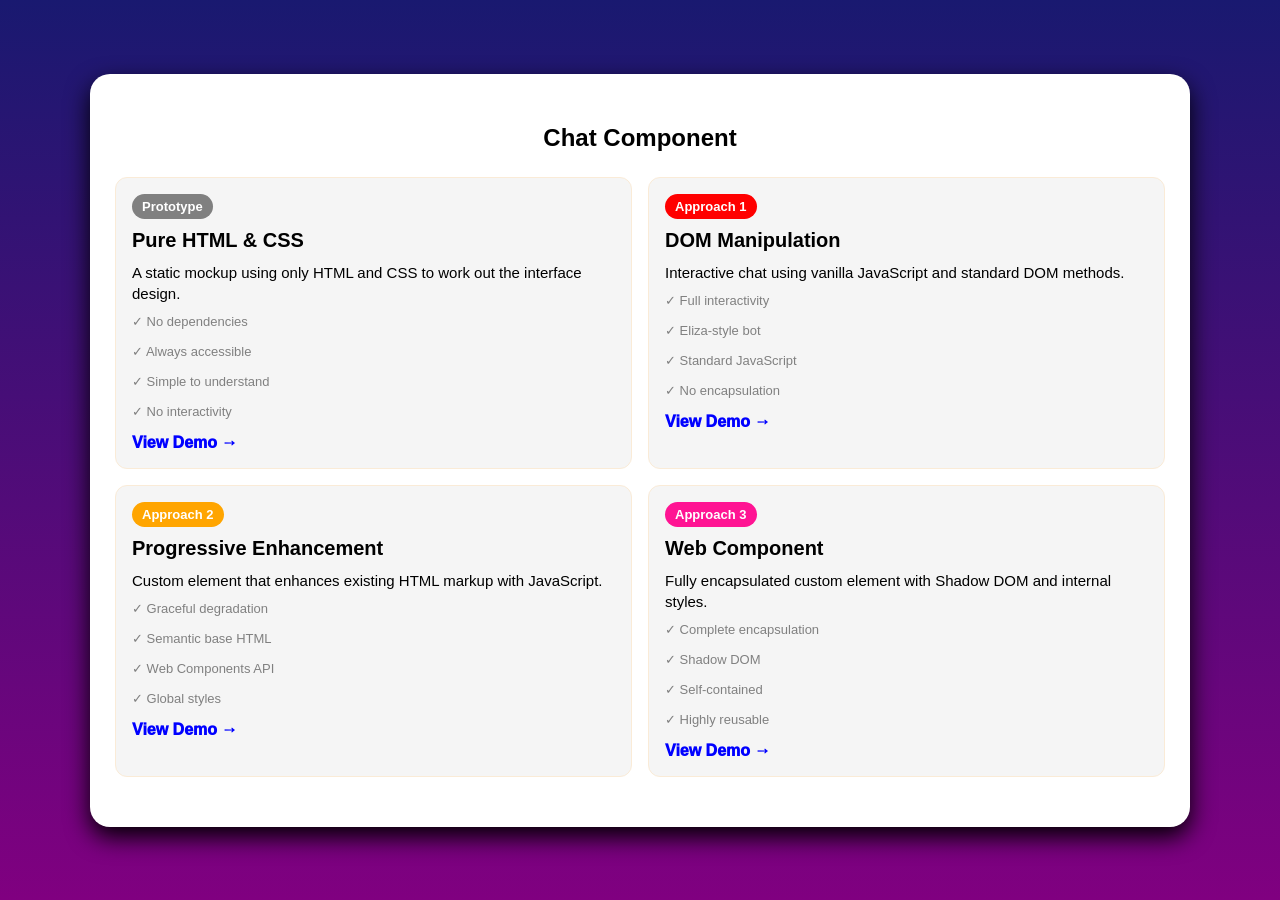
<file: index.html>
<!DOCTYPE html>
<html lang="en">
<head>
    <meta charset="UTF-8" />
    <meta name="viewport" content="width=device-width, initial-scale=1.0" />
    <title>Chat Component</title>
    <link rel="stylesheet" href="styles.css" />
</head>
<body>

<!-- I have divitis. I am sorry it is just the way I code! I can't think another way unless needed too !-->

<div class="main-container">
    <h1>Chat Component</h1>

    <div class="card-grid">

        <!-- Pure HTML & CSS -->
        <div class="card">
            <span class="badge" style="background-color: grey">Prototype</span>
            <h2>Pure HTML & CSS</h2>
            <p>
                A static mockup using only HTML and CSS to work out the interface design.
            </p>
            <ul>
                <li>&check; No dependencies</li>
                <li>&check; Always accessible</li>
                <li>&check; Simple to understand</li>
                <li>&check; No interactivity</li>
            </ul>
            <a href="chat-prototype-html-css/index.html" class="demo-link">View Demo →</a>
        </div>

        <!-- DOM Manipulation-->
        <div class="card">
            <span class="badge" style="background-color: red">Approach 1</span>
            <h2>DOM Manipulation</h2>
            <p>
                Interactive chat using vanilla JavaScript and standard DOM methods.
            </p>
            <ul>
                <li>&check; Full interactivity</li>
                <li>&check; Eliza-style bot</li>
                <li>&check; Standard JavaScript</li>
                <li>&check; No encapsulation</li>
            </ul>
            <a href="chat-dom/index.html" class="demo-link">View Demo →</a>
        </div>

        <!-- Progressive Enhancement-->
        <div class="card">
            <span class="badge" style="background-color: orange">Approach 2</span>
            <h2>Progressive Enhancement</h2>
            <p>
                Custom element that enhances existing HTML markup with JavaScript.
            </p>
            <ul>
                <li>&check; Graceful degradation</li>
                <li>&check; Semantic base HTML</li>
                <li>&check; Web Components API</li>
                <li>&check; Global styles</li>
            </ul>
            <a href="chat-webcomponent-pe/index.html" class="demo-link">View Demo →</a>
        </div>

        <!-- Web Component-->
        <div class="card">
            <span class="badge" style="background-color: deeppink">Approach 3</span>
            <h2>Web Component</h2>
            <p>
                Fully encapsulated custom element with Shadow DOM and internal styles.
            </p>
            <ul>
                <li>&check; Complete encapsulation</li>
                <li>&check; Shadow DOM</li>
                <li>&check; Self-contained</li>
                <li>&check; Highly reusable</li>
            </ul>
            <a href="chat-webcomponent-gd/index.html" class="demo-link">View Demo →</a>
        </div>
    </div>
</div>
</body>
</html>
</file>
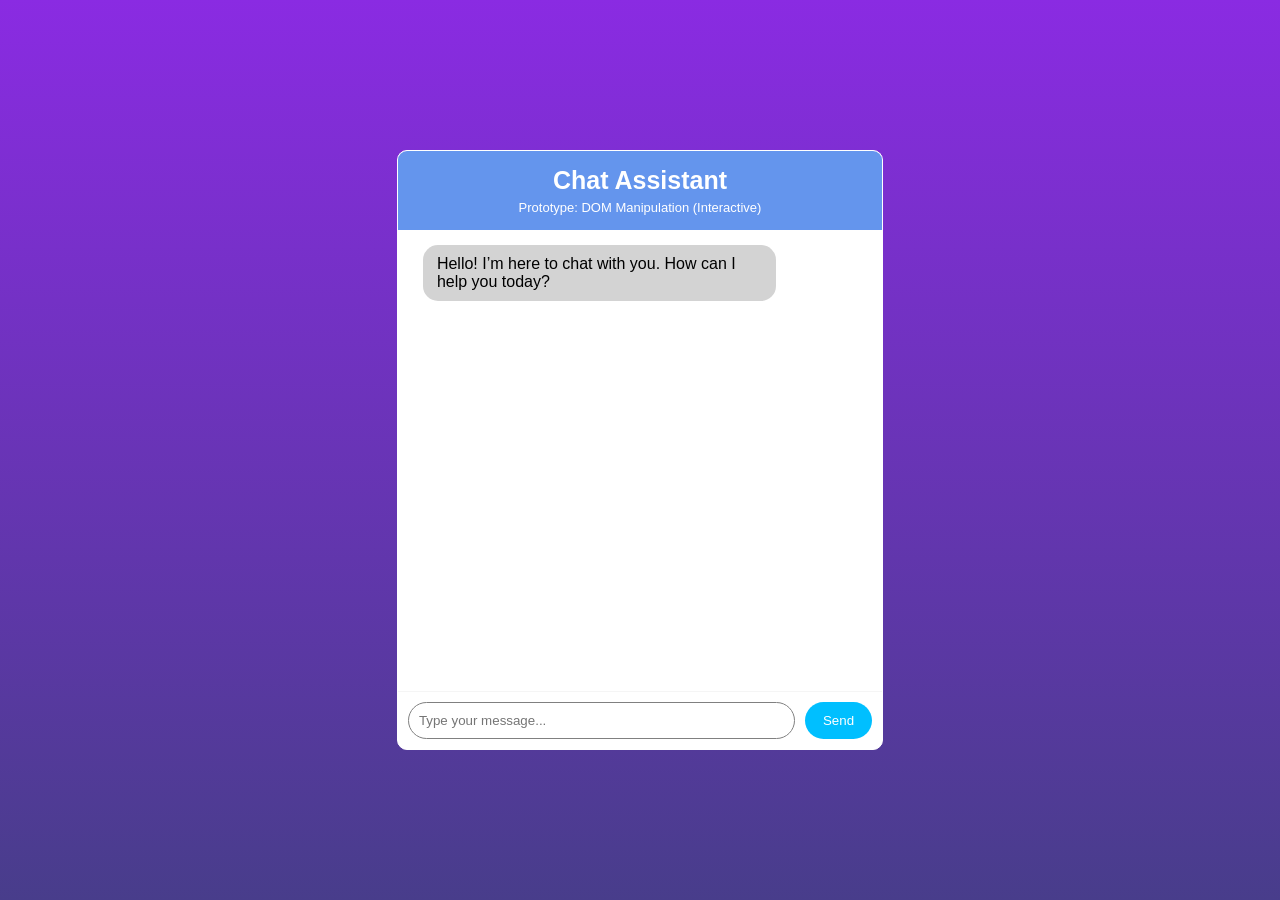
<file: chat-dom/index.html>
<!DOCTYPE html>
<html lang="en">
<head>
    <meta charset="UTF-8" />
    <meta name="viewport" content="width=device-width, initial-scale=1.0" />
    <title>Chat Assistant - DOM Manipulation</title>
    <link rel="stylesheet" href="styles.css" />
</head>
<body>
<main class="chat-container">
    <header class="chat-header">
        <h1>Chat Assistant</h1>
        <p>Prototype: DOM Manipulation (Interactive)</p>
    </header>

    <section id="messages" class="chat-messages"></section>

    <form id="chat-form" class="chat-input-area">
        <input type="text" id="user-input" placeholder="Type your message..." autocomplete="off" required/>
        <button type="submit">Send</button>
    </form>
</main>

<script src="eliza.js"></script>
<script type="module" src="script.js"></script>
</body>
</html>
</file>
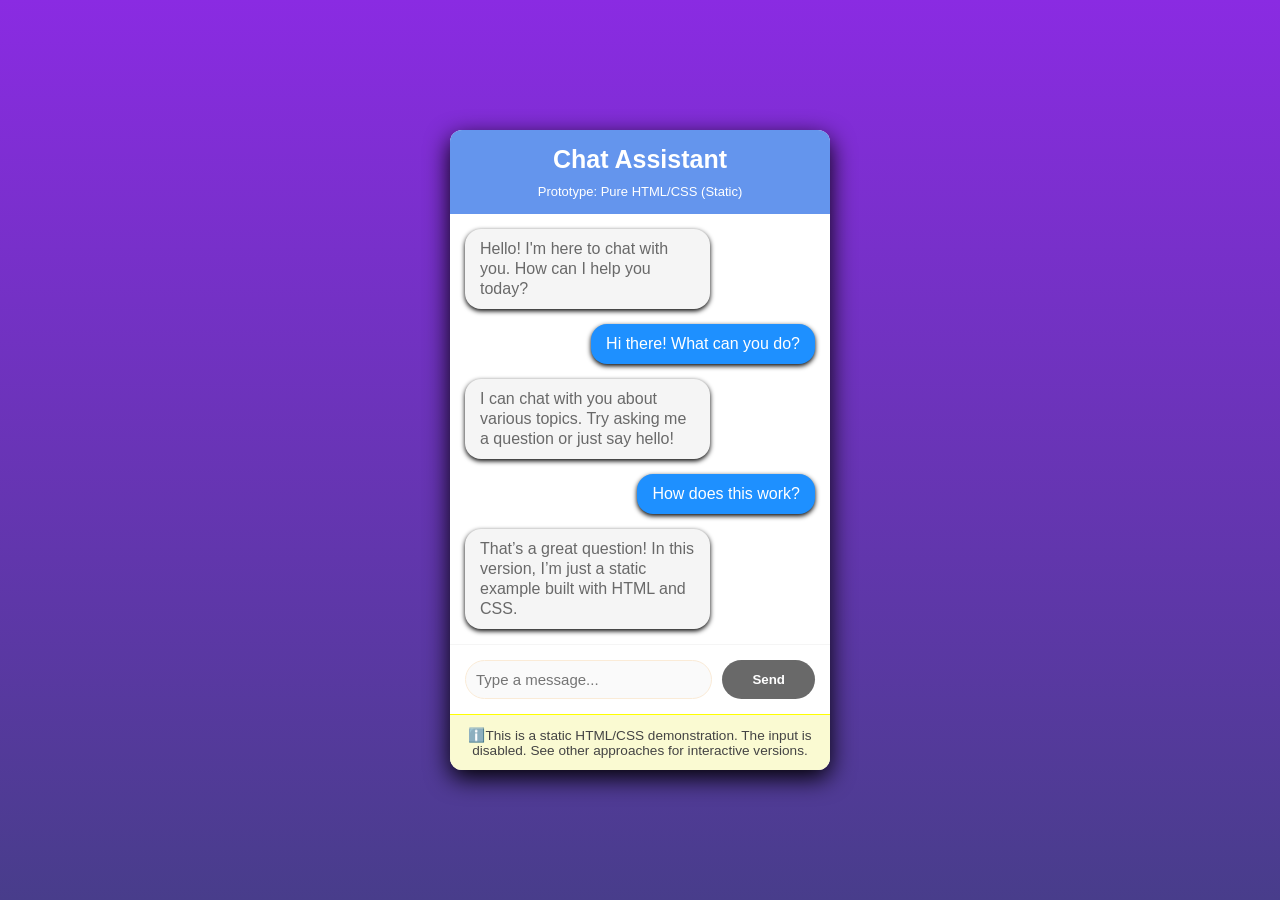
<file: chat-prototype-html-css/index.html>
<!DOCTYPE html>
<html lang="en">
<head>
    <meta charset="UTF-8" />
    <meta name="viewport" content="width=device-width, initial-scale=1.0" />
    <title>Chat Assistant - Prototype</title>
    <link rel="stylesheet" href="styles.css" />
</head>
<body>
<main class="chat-container">
    <header class="chat-header">
        <h1>Chat Assistant</h1>
        <p>Prototype: Pure HTML/CSS (Static)</p>
    </header>

    <section class="chat-history">
        <div class="message bot">
            <div class="bubble">Hello! I'm here to chat with you. How can I help you today?</div>
        </div>

        <div class="message user">
            <div class="bubble">Hi there! What can you do?</div>
        </div>

        <div class="message bot">
            <div class="bubble">I can chat with you about various topics. Try asking me a question or just say hello!</div>
        </div>

        <div class="message user">
            <div class="bubble">How does this work?</div>
        </div>

        <div class="message bot">
            <div class="bubble">That’s a great question! In this version, I’m just a static example built with HTML and CSS.</div>
        </div>
    </section>

    <form class="chat-input">
        <input type="text" placeholder="Type a message..." disabled />
        <button type="submit" disabled>Send</button>
    </form>

    <footer class="chat-footer">
        <p>ℹ️This is a static HTML/CSS demonstration. The input is disabled. See other approaches for interactive versions.</p>
    </footer>
</main>
</body>
</html>
</file>
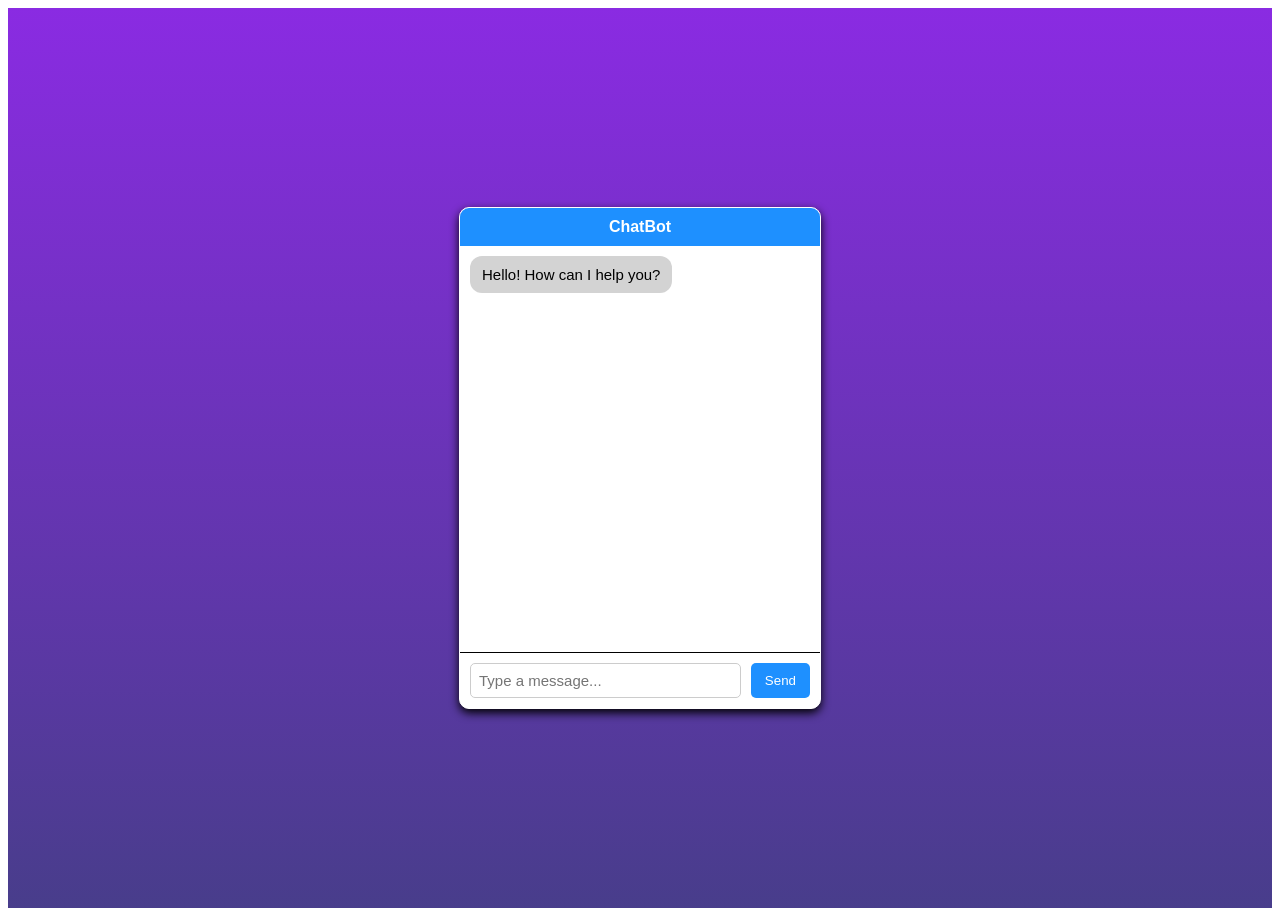
<file: chat-webcomponent-gd/index.html>
<!DOCTYPE html>
<html lang="en">
<head>
    <meta charset="UTF-8" />
    <meta name="viewport" content="width=device-width, initial-scale=1.0" />
    <title>Chat Interface (Shadow DOM)</title>
    <script type="module" src="./chat-component.js"></script>
</head>
<body>
<chat-interface></chat-interface>
</body>
</html>
</file>
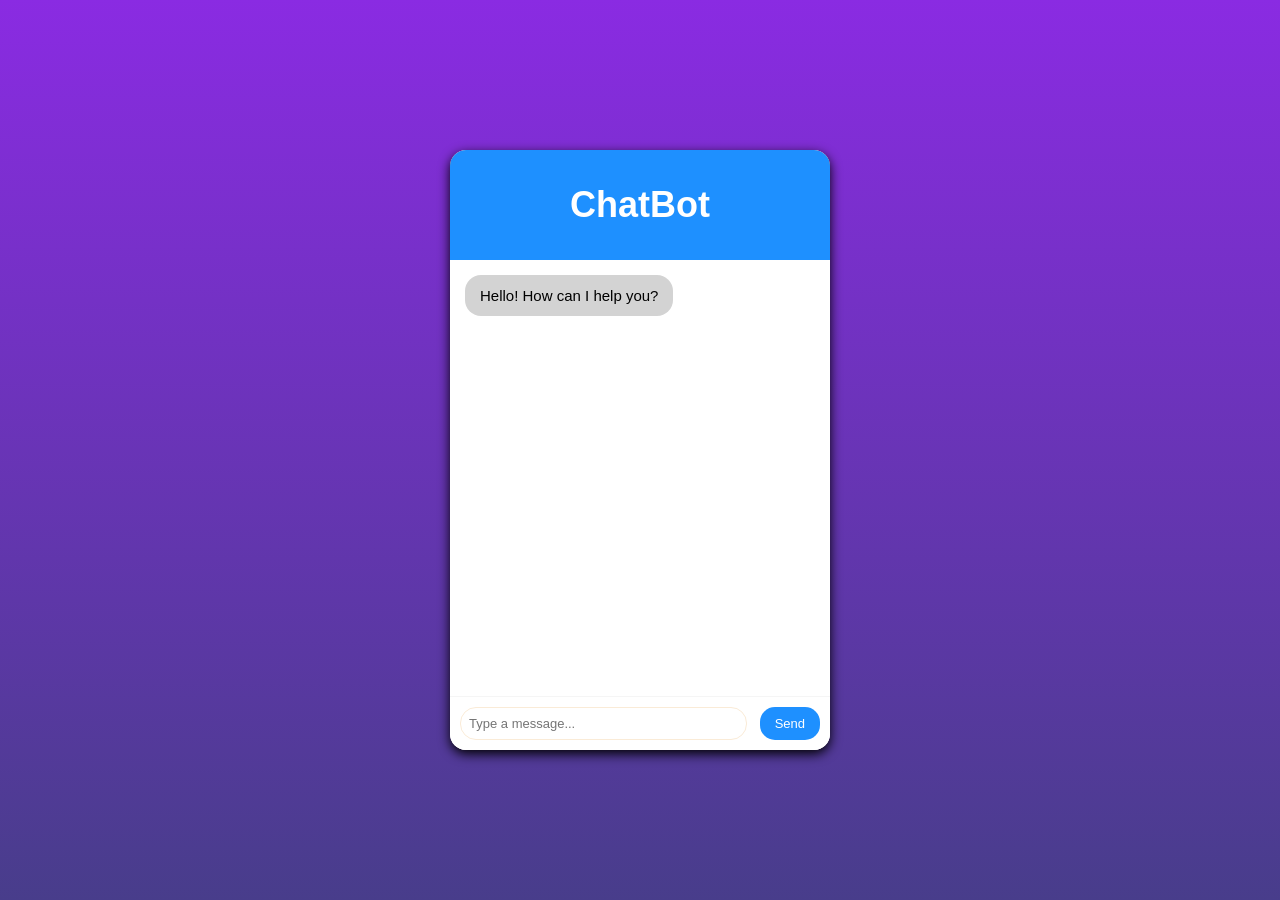
<file: chat-webcomponent-pe/index.html>
<!DOCTYPE html>
<html lang="en">
<head>
    <meta charset="utf-8" />
    <meta name="viewport" content="width=device-width,initial-scale=1" />
    <title>Chat – Web Component (PE)</title>
    <link rel="stylesheet" href="styles.css" />
</head>
<body>
<simple-chat>
    <div class="chat-container">
        <header class="chat-header">
            <h1>ChatBot</h1>
        </header>

        <div class="messages">
            <div class="message bot">Hello! How can I help you?</div>
        </div>

        <form class="input-area">
            <input type="text" placeholder="Type a message..." aria-label="Message input" />
            <button type="submit">Send</button>
        </form>
    </div>
</simple-chat>

<script type="module" src="eliza.js"></script>
<script type="module" src="chat-component.js"></script>
</body>
</html>
</file>
<file: styles.css>
* {
    box-sizing: border-box;
    margin: 0;
    padding: 0;
}

body {
    font-family: "Inter", "Helvetica Neue", Arial, sans-serif;
    background: linear-gradient(180deg, midnightblue, purple);
    color: black;
    min-height: 100vh;
    display: flex;
    align-items: center;
    justify-content: center;
}

.main-container {
    background: white;
    border-radius: 20px;
    box-shadow: 0 10px 25px black;
    max-width: 1100px;
    width: 1000%;
    padding: 50px 25px;
    text-align: center;
}

.main-container h1 {
    font-size: 24px;
    font-weight: 700;
    margin-bottom: 25px;
}

.card-grid {
    display: grid;
    grid-template-columns: repeat(2, 1fr);
    gap: 16px;
}

.card {
    background: whitesmoke;
    border: 1px solid antiquewhite;
    border-radius: 12px;
    padding: 16px;
    text-align: left;
    transition: transform 0.2s ease, box-shadow 0.2s ease;
}

.card:hover {
    transform: translateY(-4px);
    box-shadow: 0 8px 16px black;
}

.badge {
    display: inline-block;
    padding: 5px 10px;
    border-radius: 20px;
    font-size: 13px;
    font-weight: 600;
    color: white;
    margin-bottom: 10px;
}

.card h2 {
    font-size: 20px;
    margin-bottom: 10px;
}

.card p {
    font-size: 15px;
    color: black;
    margin-bottom: 10px;
    line-height: 1.4;
}

.card ul {
    list-style: none;
    font-size: 13px;
    color: grey;
    margin-bottom: 15px;
}

.card ul li {
    margin-bottom: 15px;
}

.demo-link {
    color: blue;
    text-decoration: none;
    font-weight: 1000;
}

.demo-link:hover {
    text-decoration: underline;
}
</file>
<file: chat-dom/styles.css>
* {
    margin: 0;
    padding: 0;
    box-sizing: border-box;
}

body {
    font-family: "Inter", "Helvetica Neue", Arial, sans-serif;
    background: linear-gradient(180deg, blueviolet, darkslateblue);
    display: flex;
    justify-content: center;
    align-items: center;
    height: 100vh;
}

.chat-container {
    max-width: 500px;
    margin: 40px auto;
    border: 1px solid white;
    border-radius: 10px;
    display: flex;
    flex-direction: column;
    height: 600px;
    background: white;
    overflow: hidden;
}

.chat-header {
    background-color: cornflowerblue;
    color: white;
    padding: 15px;
    text-align: center;
}

.chat-header h1 {
    margin: 0;
    font-size: 25px;
}

.chat-header p {
    margin: 5px 0 0;
    font-size: 13px;
}

.chat-messages {
    flex-grow: 1;
    padding: 15px;
    overflow-y: auto;
    display: flex;
    flex-direction: column;
    gap: 10px;
    background-color: white;
}

.message {
    display: flex;
    align-items: flex-start;
    gap: 10px;
    max-width: 80%;
}

.message.bot {
    align-self: flex-start;
}

.message.user {
    align-self: flex-end;
    flex-direction: row-reverse;
}

.avatar {
    font-size: 25px;
}

.message-text {
    background-color: lightgray;
    padding: 10px 14px;
    border-radius: 15px;
}

.message.user .message-text {
    background-color: cornflowerblue;
    color: white;
}

.chat-input-area {
    display: flex;
    padding: 10px;
    border-top: 1px solid whitesmoke;
    background: white;
}

.chat-input-area input {
    flex: 1;
    padding: 10px;
    border-radius: 20px;
    border: 1px solid grey;
    outline: none;
}

.chat-input-area button {
    background-color: deepskyblue;
    color: white;
    border: none;
    padding: 10px 18px;
    margin-left: 10px;
    border-radius: 20px;
    cursor: pointer;
}

.chat-input-area button:hover {
    background-color: blue;
}
</file>
<file: chat-prototype-html-css/styles.css>
* {
    margin: 0;
    padding: 0;
    box-sizing: border-box;
}

body {
    font-family: "Inter", "Helvetica Neue", Arial, sans-serif;
    background: linear-gradient(180deg, blueviolet, darkslateblue);
    display: flex;
    justify-content: center;
    align-items: center;
    height: 100vh;
}

.chat-container {
    background: white;
    width: 380px;
    max-width: 90%;
    border-radius: 12px;
    box-shadow: 0 8px 25px black;
    display: flex;
    flex-direction: column;
    overflow: hidden;
}

.chat-header {
    background-color: cornflowerblue;
    color: white;
    text-align: center;
    padding: 15px;
}

.chat-header h1 {
    font-size: 25px;
    margin-bottom: 10px;
}

.chat-header p {
    font-size: 13px;
}

/* Chat history */
.chat-history {
    flex: 1;
    overflow-y: auto;
    padding: 15px;
    display: flex;
    flex-direction: column;
    gap: 15px;
}

/* Messages */
.message {
    display: flex;
    align-items: flex-end;
    gap: 15px;
}

.message.bot {
    flex-direction: row;
}

.message.user {
    flex-direction: row-reverse;
}

.bubble {
    padding: 10px 15px;
    border-radius: 16px;
    max-width: 70%;
    line-height: 20px;
    box-shadow: 0 2px 5px black;
}

.bot .bubble {
    background-color: whitesmoke;
    color: dimgrey;
}

.user .bubble {
    background-color: dodgerblue;
    color: white;
}

.chat-input {
    display: flex;
    border-top: 1px solid whitesmoke;
    padding: 15px;
    background: white;
}

.chat-input input {
    flex: 1;
    padding: 10px 10px;
    border-radius: 20px;
    border: 1px solid antiquewhite;
    font-size: 15px;
    outline: none;
    color: grey;
}

.chat-input button {
    margin-left: 10px;
    padding: 10px 30px;
    border: none;
    border-radius: 20px;
    background-color: dimgrey;
    color: white;
    font-weight: 800;
    cursor: not-allowed;
}

.chat-footer {
    background-color: lightgoldenrodyellow;
    border-top: 1px solid yellow;
    padding: 0.75rem;
    font-size: 0.85rem;
    text-align: center;
    color: #444;
}
</file>
<file: chat-webcomponent-pe/styles.css>
body {
    margin: 0;
    font-family: Arial, sans-serif;
    background: linear-gradient(180deg, blueviolet, darkslateblue);
    display: flex;
    justify-content: center;
    align-items: center;
    height: 100vh;
}

.chat-container {
    width: 380px;
    height: 600px;
    background-color: white;
    border-radius: 16px;
    box-shadow: 0 4px 12px black;
    display: flex;
    flex-direction: column;
    overflow: hidden;
}

.chat-header {
    background-color: dodgerblue;
    color: white;
    text-align: center;
    padding: 10px;
    font-size: 18px;
    font-weight: bold;
    box-shadow: 0 2px 4px black;
    border-top-left-radius: 16px;
    border-top-right-radius: 16px;
}

.messages {
    flex: 1;
    padding: 15px;
    overflow-y: auto;
    display: flex;
    flex-direction: column;
    gap: 10px;
    background-color: white;
}

.message {
    padding: 10px 15px;
    border-radius: 16px;
    max-width: 75%;
    word-wrap: break-word;
    line-height: 1.4;
    font-size: 15px;
}

.message.user {
    background-color: dodgerblue;
    color: white;
    align-self: flex-end;
}

.message.bot {
    background-color: lightgray;
    color: black;
    align-self: flex-start;
}

.input-area {
    display: flex;
    border-top: 1px solid whitesmoke;
    padding: 10px;
    background-color: white;
}

.input-area input {
    flex: 1;
    padding: 8px 8px;
    border: 1px solid antiquewhite;
    border-radius: 16px;
    outline: none;
    font-size: 13px;
}

.input-area button {
    background-color: dodgerblue;
    color: white;
    border: none;
    border-radius: 15px;
    padding: 0 15px;
    margin-left: 13px;
    cursor: pointer;
    font-size: 13px;
    transition: background-color 0.2s ease;
}

.input-area button:hover {
    background-color: darkblue;
}
</file>
